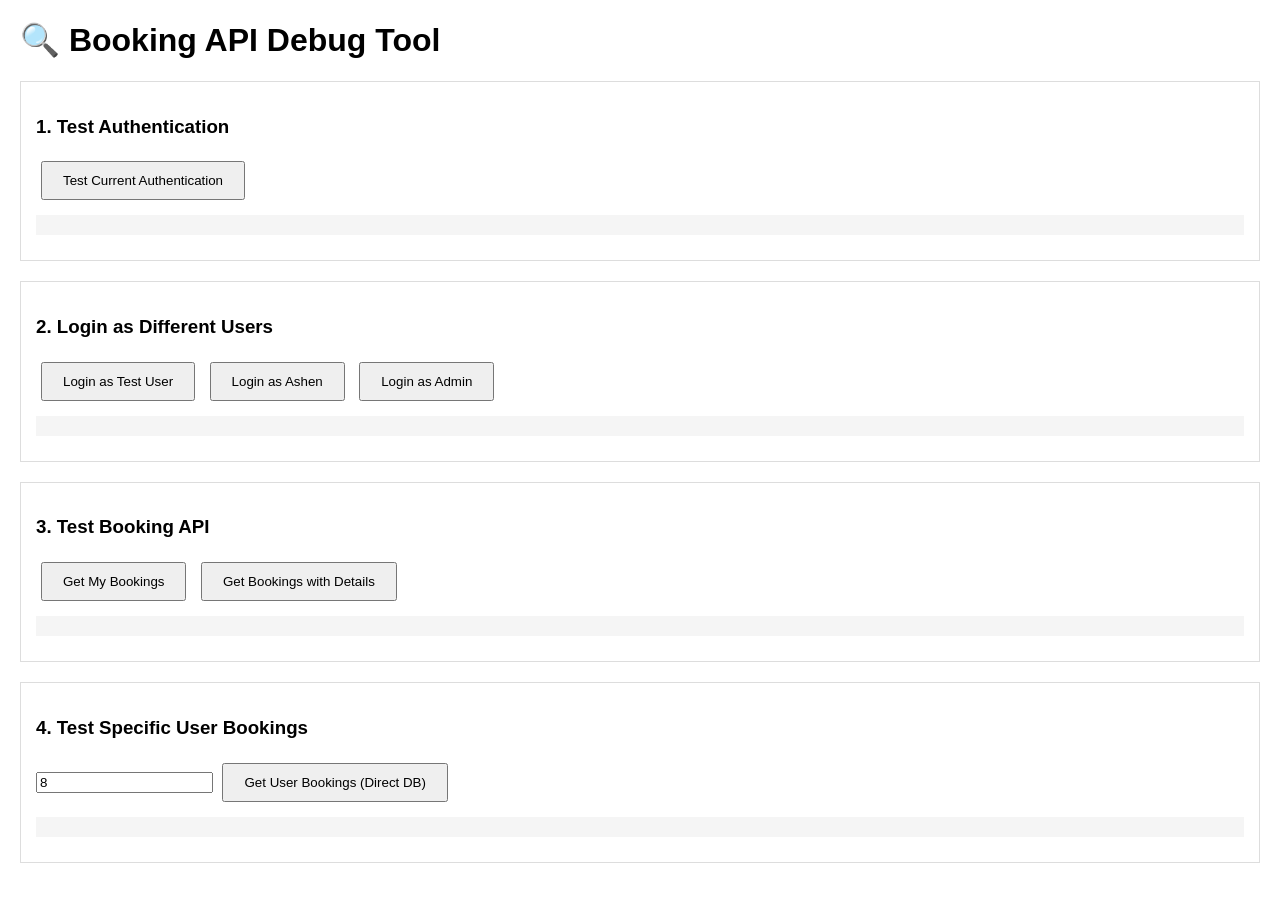
<file: booking-debug.html>
<!DOCTYPE html>
<html lang="en">
<head>
    <meta charset="UTF-8">
    <meta name="viewport" content="width=device-width, initial-scale=1.0">
    <title>Booking API Debug</title>
    <style>
        body { font-family: Arial, sans-serif; margin: 20px; }
        .section { margin: 20px 0; padding: 15px; border: 1px solid #ddd; }
        button { padding: 10px 20px; margin: 5px; }
        .output { background: #f5f5f5; padding: 10px; margin: 10px 0; white-space: pre-wrap; }
        .error { color: red; }
        .success { color: green; }
    </style>
</head>
<body>
    <h1>🔍 Booking API Debug Tool</h1>
    
    <div class="section">
        <h3>1. Test Authentication</h3>
        <button onclick="testAuth()">Test Current Authentication</button>
        <div id="authResult" class="output"></div>
    </div>
    
    <div class="section">
        <h3>2. Login as Different Users</h3>
        <button onclick="loginAs('test@example.com', 'password123')">Login as Test User</button>
        <button onclick="loginAs('ashen@gmail.com', 'password123')">Login as Ashen</button>
        <button onclick="loginAs('admin@example.com', 'admin123')">Login as Admin</button>
        <div id="loginResult" class="output"></div>
    </div>
    
    <div class="section">
        <h3>3. Test Booking API</h3>
        <button onclick="testBookingAPI()">Get My Bookings</button>
        <button onclick="testBookingAPIWithDetails()">Get Bookings with Details</button>
        <div id="bookingResult" class="output"></div>
    </div>
    
    <div class="section">
        <h3>4. Test Specific User Bookings</h3>
        <input type="number" id="userIdInput" placeholder="User ID" value="8">
        <button onclick="testUserBookings()">Get User Bookings (Direct DB)</button>
        <div id="userBookingResult" class="output"></div>
    </div>

    <script>
        const API_BASE = './src/api';
        
        function log(elementId, message, isError = false) {
            const element = document.getElementById(elementId);
            const className = isError ? 'error' : 'success';
            element.innerHTML += `<div class="${className}">${new Date().toLocaleTimeString()}: ${message}</div>`;
        }
        
        async function testAuth() {
            const authResult = document.getElementById('authResult');
            authResult.innerHTML = '';
            
            try {
                const token = localStorage.getItem('authToken');
                log('authResult', `Token in localStorage: ${token ? 'Found' : 'Not Found'}`);
                
                if (token) {
                    // Decode token to see user info
                    const payload = JSON.parse(atob(token.split('.')[1]));
                    log('authResult', `Token payload: ${JSON.stringify(payload, null, 2)}`);
                }
                
                // Test auth endpoint
                const response = await fetch(`${API_BASE}/auth/userApi.php?action=profile`, {
                    headers: {
                        'Authorization': `Bearer ${token}`,
                        'Content-Type': 'application/json'
                    }
                });
                
                const data = await response.json();
                log('authResult', `Auth test response: ${JSON.stringify(data, null, 2)}`);
                
            } catch (error) {
                log('authResult', `Error: ${error.message}`, true);
            }
        }
        
        async function loginAs(email, password) {
            const loginResult = document.getElementById('loginResult');
            loginResult.innerHTML = '';
            
            try {
                log('loginResult', `Attempting login as: ${email}`);
                
                const response = await fetch(`${API_BASE}/auth/userApi.php?action=login`, {
                    method: 'POST',
                    headers: {
                        'Content-Type': 'application/json'
                    },
                    body: JSON.stringify({ email, password })
                });
                
                const data = await response.json();
                log('loginResult', `Login response: ${JSON.stringify(data, null, 2)}`);
                
                if (data.success && data.token) {
                    localStorage.setItem('authToken', data.token);
                    log('loginResult', `✅ Login successful! Token saved.`);
                    
                    // Show user info
                    if (data.user) {
                        log('loginResult', `User ID: ${data.user.id}, Name: ${data.user.name}, Email: ${data.user.email}`);
                    }
                } else {
                    log('loginResult', `❌ Login failed: ${data.message}`, true);
                }
                
            } catch (error) {
                log('loginResult', `Error: ${error.message}`, true);
            }
        }
        
        async function testBookingAPI() {
            const bookingResult = document.getElementById('bookingResult');
            bookingResult.innerHTML = '';
            
            try {
                const token = localStorage.getItem('authToken');
                if (!token) {
                    log('bookingResult', '❌ No auth token found. Please login first.', true);
                    return;
                }
                
                log('bookingResult', 'Testing booking API...');
                
                const response = await fetch(`${API_BASE}/bookings/bookingApi.php?action=getUserBookings`, {
                    headers: {
                        'Authorization': `Bearer ${token}`,
                        'Content-Type': 'application/json'
                    }
                });
                
                log('bookingResult', `Response status: ${response.status}`);
                log('bookingResult', `Response headers: ${JSON.stringify([...response.headers.entries()])}`);
                
                const data = await response.json();
                log('bookingResult', `API response: ${JSON.stringify(data, null, 2)}`);
                
            } catch (error) {
                log('bookingResult', `Error: ${error.message}`, true);
            }
        }
        
        async function testBookingAPIWithDetails() {
            const bookingResult = document.getElementById('bookingResult');
            
            try {
                const token = localStorage.getItem('authToken');
                if (!token) {
                    log('bookingResult', '❌ No auth token found. Please login first.', true);
                    return;
                }
                
                log('bookingResult', 'Testing booking API with package details...');
                
                const response = await fetch(`${API_BASE}/bookings/bookingApi.php?action=getUserBookingsWithDetails`, {
                    headers: {
                        'Authorization': `Bearer ${token}`,
                        'Content-Type': 'application/json'
                    }
                });
                
                const data = await response.json();
                log('bookingResult', `API with details response: ${JSON.stringify(data, null, 2)}`);
                
            } catch (error) {
                log('bookingResult', `Error: ${error.message}`, true);
            }
        }
        
        async function testUserBookings() {
            const userBookingResult = document.getElementById('userBookingResult');
            userBookingResult.innerHTML = '';
            
            try {
                const userId = document.getElementById('userIdInput').value;
                log('userBookingResult', `Testing direct DB query for User ID: ${userId}`);
                
                const response = await fetch(`test-user-bookings.php?user_id=${userId}`);
                const text = await response.text();
                log('userBookingResult', text);
                
            } catch (error) {
                log('userBookingResult', `Error: ${error.message}`, true);
            }
        }
    </script>
</body>
</html>
</file>
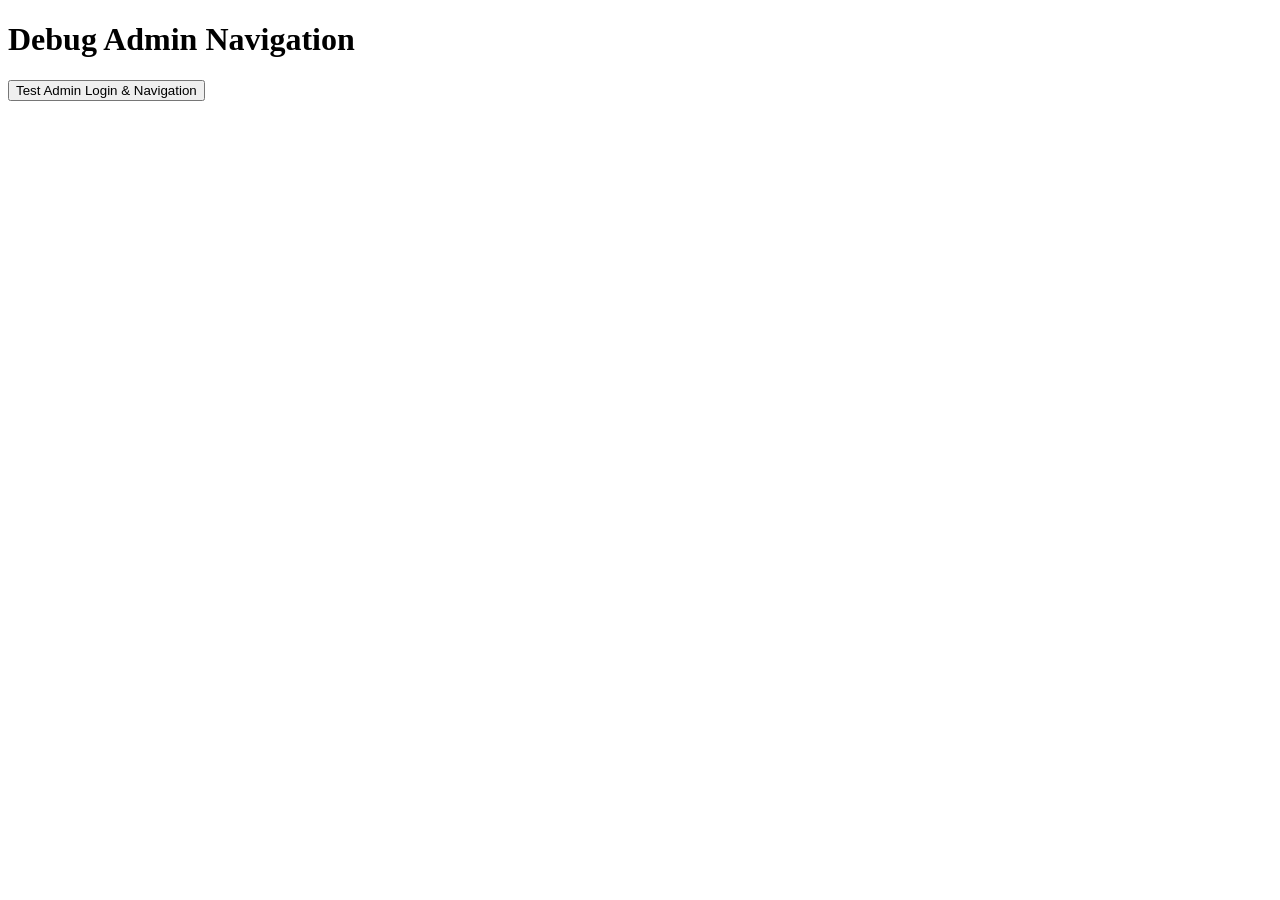
<file: debug_admin.html>
<!DOCTYPE html>
<html>
<head>
    <title>Debug Admin Navigation</title>
</head>
<body>
    <h1>Debug Admin Navigation</h1>
    <button onclick="testAdminLogin()">Test Admin Login & Navigation</button>
    <div id="output"></div>

    <script>
        async function testAdminLogin() {
            const output = document.getElementById('output');
            output.innerHTML = '<p>Testing admin login...</p>';
            
            try {
                // Login as admin
                const response = await fetch('src/api/auth/userApi.php', {
                    method: 'POST',
                    headers: {
                        'Content-Type': 'application/json'
                    },
                    body: JSON.stringify({
                        action: 'login',
                        email: 'admin@islandtrails.com',
                        password: 'admin123'
                    })
                });

                const data = await response.json();
                console.log('Login response:', data);
                
                if (data.status === 'success') {
                    localStorage.setItem('token', data.token);
                    localStorage.setItem('user', JSON.stringify(data.user));
                    
                    output.innerHTML += '<p>✅ Login successful!</p>';
                    output.innerHTML += '<p>User: ' + JSON.stringify(data.user) + '</p>';
                    
                    // Now redirect to main page
                    setTimeout(() => {
                        window.location.href = 'index.php#admin-dashboard';
                    }, 2000);
                    
                } else {
                    output.innerHTML += '<p>❌ Login failed: ' + data.message + '</p>';
                }
            } catch (error) {
                output.innerHTML += '<p>❌ Error: ' + error.message + '</p>';
            }
        }
    </script>
</body>
</html>
</file>
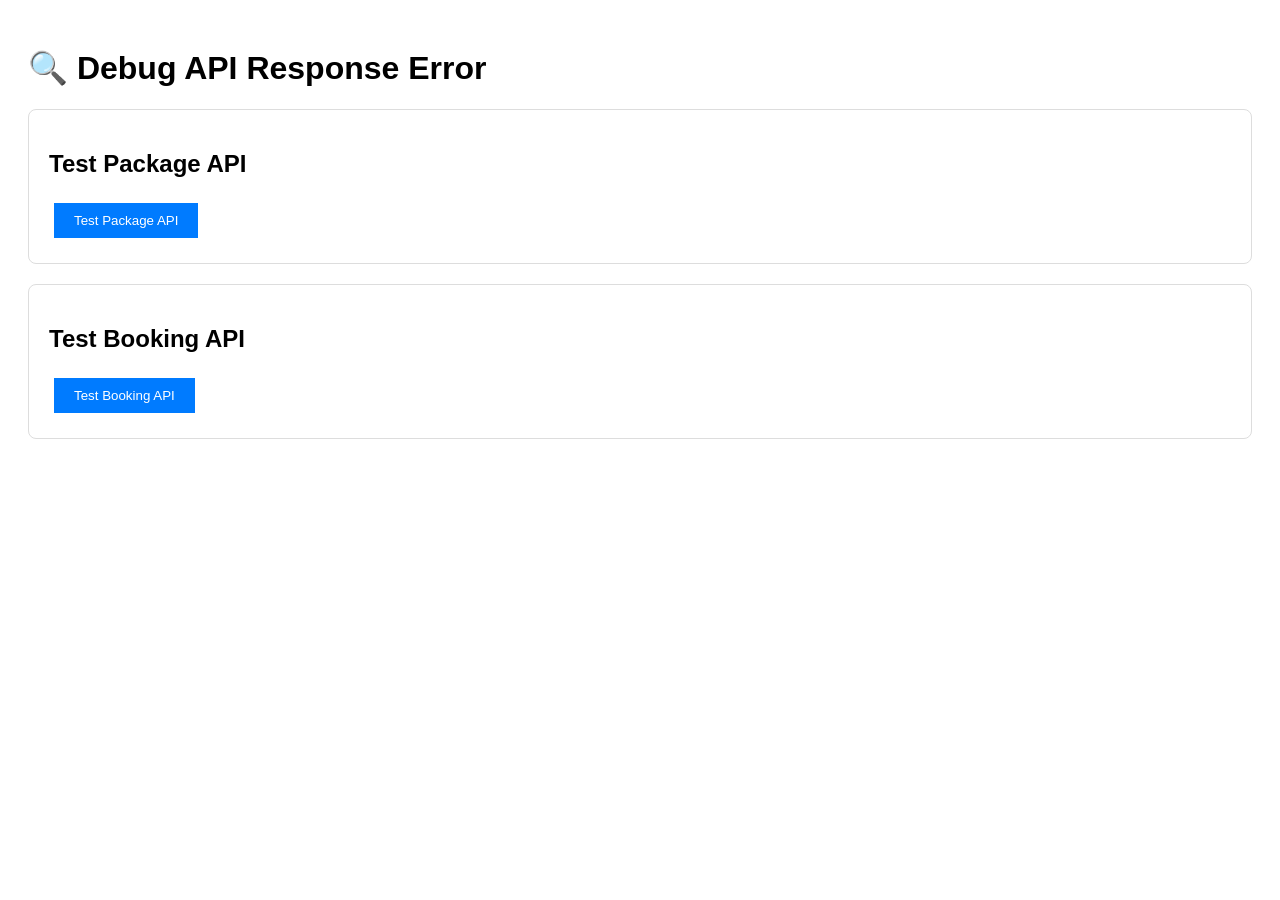
<file: debug_api_error.html>
<!DOCTYPE html>
<html lang="en">
<head>
    <meta charset="UTF-8">
    <meta name="viewport" content="width=device-width, initial-scale=1.0">
    <title>Debug API Responses</title>
    <style>
        body { font-family: Arial, sans-serif; padding: 20px; }
        .test-section { margin: 20px 0; padding: 20px; border: 1px solid #ddd; border-radius: 8px; }
        .result { margin: 10px 0; padding: 10px; border-radius: 5px; white-space: pre-wrap; }
        .error { background: #f8d7da; color: #721c24; }
        .success { background: #d4edda; color: #155724; }
        .info { background: #d1ecf1; color: #0c5460; }
        button { padding: 10px 20px; margin: 5px; background: #007bff; color: white; border: none; cursor: pointer; }
    </style>
</head>
<body>
    <h1>🔍 Debug API Response Error</h1>
    
    <div class="test-section">
        <h2>Test Package API</h2>
        <button onclick="testPackageAPI()">Test Package API</button>
        <div id="package-result"></div>
    </div>

    <div class="test-section">
        <h2>Test Booking API</h2>
        <button onclick="testBookingAPI()">Test Booking API</button>
        <div id="booking-result"></div>
    </div>

    <script>
        async function testPackageAPI() {
            const resultDiv = document.getElementById('package-result');
            resultDiv.innerHTML = '<div class="info">Testing package API...</div>';
            
            try {
                console.log('🔍 Testing package API...');
                
                const response = await fetch('src/api/packages/packageApi.php');
                
                console.log('Response status:', response.status);
                console.log('Response headers:', [...response.headers.entries()]);
                
                const responseText = await response.text();
                console.log('Raw response:', responseText);
                
                resultDiv.innerHTML = `<div class="info">
HTTP Status: ${response.status}
Content-Type: ${response.headers.get('content-type')}

Raw Response:
${responseText}</div>`;

                // Try to parse as JSON
                try {
                    const data = JSON.parse(responseText);
                    resultDiv.innerHTML += `<div class="success">
✅ Valid JSON Response:
${JSON.stringify(data, null, 2)}</div>`;
                } catch (parseError) {
                    resultDiv.innerHTML += `<div class="error">
❌ JSON Parse Error: ${parseError.message}

This is the source of your "Unexpected token '<'" error!</div>`;
                }
                
            } catch (error) {
                resultDiv.innerHTML = `<div class="error">❌ Network Error: ${error.message}</div>`;
            }
        }

        async function testBookingAPI() {
            const resultDiv = document.getElementById('booking-result');
            resultDiv.innerHTML = '<div class="info">Testing booking API...</div>';
            
            try {
                console.log('🔍 Testing booking API...');
                
                const response = await fetch('src/api/bookings/bookingApi.php', {
                    method: 'POST',
                    headers: {
                        'Content-Type': 'application/json'
                    },
                    body: JSON.stringify({ action: 'get_user_bookings' })
                });
                
                console.log('Response status:', response.status);
                console.log('Response headers:', [...response.headers.entries()]);
                
                const responseText = await response.text();
                console.log('Raw response:', responseText);
                
                resultDiv.innerHTML = `<div class="info">
HTTP Status: ${response.status}
Content-Type: ${response.headers.get('content-type')}

Raw Response:
${responseText}</div>`;

                // Try to parse as JSON
                try {
                    const data = JSON.parse(responseText);
                    resultDiv.innerHTML += `<div class="success">
✅ Valid JSON Response:
${JSON.stringify(data, null, 2)}</div>`;
                } catch (parseError) {
                    resultDiv.innerHTML += `<div class="error">
❌ JSON Parse Error: ${parseError.message}

This is the source of your "Unexpected token '<'" error!</div>`;
                }
                
            } catch (error) {
                resultDiv.innerHTML = `<div class="error">❌ Network Error: ${error.message}</div>`;
            }
        }
    </script>
</body>
</html>
</file>
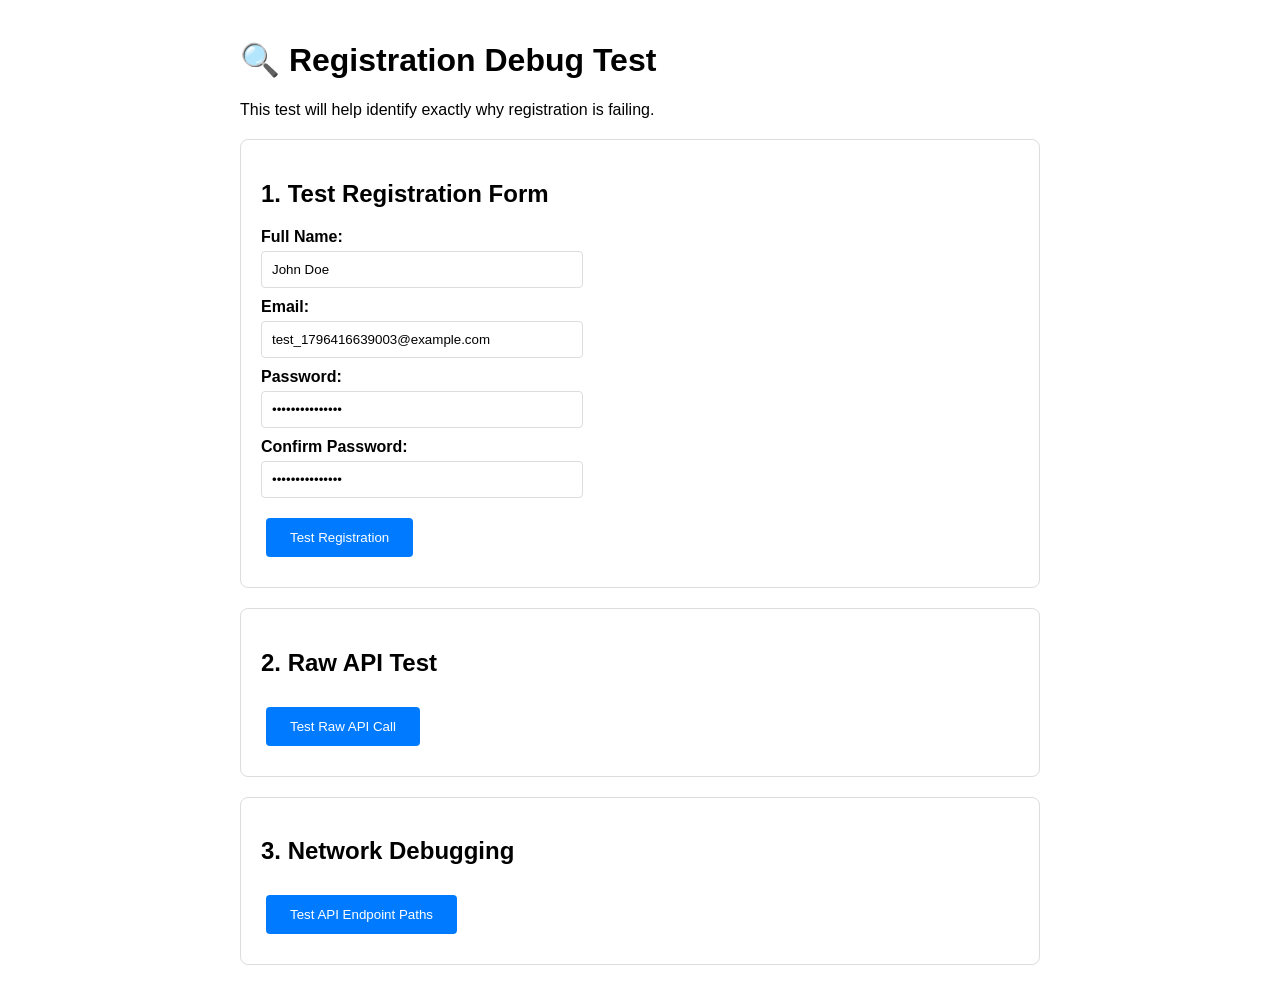
<file: debug_registration.html>
<!DOCTYPE html>
<html lang="en">
<head>
    <meta charset="UTF-8">
    <meta name="viewport" content="width=device-width, initial-scale=1.0">
    <title>Registration Debug Test</title>
    <style>
        body { font-family: Arial, sans-serif; padding: 20px; max-width: 800px; margin: 0 auto; }
        .test-section { margin: 20px 0; padding: 20px; border: 1px solid #ddd; border-radius: 8px; }
        .form-group { margin: 10px 0; }
        label { display: block; margin-bottom: 5px; font-weight: bold; }
        input { padding: 10px; width: 100%; max-width: 300px; border: 1px solid #ddd; border-radius: 4px; }
        button { padding: 12px 24px; background: #007bff; color: white; border: none; border-radius: 4px; cursor: pointer; margin: 10px 5px; }
        button:hover { background: #0056b3; }
        .result { margin: 15px 0; padding: 15px; border-radius: 5px; white-space: pre-wrap; }
        .success { background: #d4edda; color: #155724; border: 1px solid #c3e6cb; }
        .error { background: #f8d7da; color: #721c24; border: 1px solid #f5c6cb; }
        .info { background: #d1ecf1; color: #0c5460; border: 1px solid #bee5eb; }
        .debug { background: #f8f9fa; border: 1px solid #dee2e6; font-family: monospace; font-size: 12px; }
    </style>
</head>
<body>
    <h1>🔍 Registration Debug Test</h1>
    <p>This test will help identify exactly why registration is failing.</p>

    <div class="test-section">
        <h2>1. Test Registration Form</h2>
        <form id="test-registration-form">
            <div class="form-group">
                <label for="name">Full Name:</label>
                <input type="text" id="name" name="name" value="John Doe" required>
            </div>
            <div class="form-group">
                <label for="email">Email:</label>
                <input type="email" id="email" name="email" value="" required>
            </div>
            <div class="form-group">
                <label for="password">Password:</label>
                <input type="password" id="password" name="password" value="TestPassword123" required>
            </div>
            <div class="form-group">
                <label for="confirm_password">Confirm Password:</label>
                <input type="password" id="confirm_password" name="confirm_password" value="TestPassword123" required>
            </div>
            <button type="submit">Test Registration</button>
        </form>
        <div id="registration-result"></div>
    </div>

    <div class="test-section">
        <h2>2. Raw API Test</h2>
        <button onclick="testRawAPI()">Test Raw API Call</button>
        <div id="raw-api-result"></div>
    </div>

    <div class="test-section">
        <h2>3. Network Debugging</h2>
        <button onclick="testNetworkPaths()">Test API Endpoint Paths</button>
        <div id="network-result"></div>
    </div>

    <script>
        // Generate unique email
        document.getElementById('email').value = 'test_' + Date.now() + '@example.com';

        // Test 1: Form submission (simulating real user interaction)
        document.getElementById('test-registration-form').addEventListener('submit', async function(e) {
            e.preventDefault();
            
            const resultDiv = document.getElementById('registration-result');
            resultDiv.innerHTML = '<div class="info">Testing registration form submission...</div>';
            
            try {
                const formData = new FormData(e.target);
                const registerData = {
                    name: formData.get('name'),
                    email: formData.get('email'),
                    password: formData.get('password')
                };

                // Validate password confirmation
                const confirmPassword = formData.get('confirm_password');
                if (registerData.password !== confirmPassword) {
                    throw new Error('Passwords do not match');
                }

                console.log('🔍 Registration attempt with data:', registerData);

                const response = await fetch('src/api/auth/userApi.php', {
                    method: 'POST',
                    headers: {
                        'Content-Type': 'application/json'
                    },
                    body: JSON.stringify({ action: 'register', ...registerData })
                });

                console.log('📡 Response status:', response.status);
                console.log('📡 Response headers:', [...response.headers.entries()]);

                const responseText = await response.text();
                console.log('📡 Raw response:', responseText);

                let data;
                try {
                    data = JSON.parse(responseText);
                } catch (parseError) {
                    throw new Error(`JSON Parse Error: ${parseError.message}\nRaw response: ${responseText}`);
                }

                if (data.status === 'success') {
                    resultDiv.innerHTML = `<div class="success">✅ Registration successful!
Message: ${data.message}
Email: ${registerData.email}</div>`;
                } else {
                    resultDiv.innerHTML = `<div class="error">❌ Registration failed!
Status: ${data.status}
Message: ${data.message}</div>`;
                }

                resultDiv.innerHTML += `<div class="debug">Debug Info:
Request URL: src/api/auth/userApi.php
Request Method: POST
Request Headers: Content-Type: application/json
Request Body: ${JSON.stringify({ action: 'register', ...registerData }, null, 2)}

Response Status: ${response.status}
Response Body: ${responseText}</div>`;

            } catch (error) {
                console.error('❌ Registration error:', error);
                resultDiv.innerHTML = `<div class="error">❌ Error: ${error.message}</div>`;
            }
        });

        // Test 2: Raw API call
        async function testRawAPI() {
            const resultDiv = document.getElementById('raw-api-result');
            resultDiv.innerHTML = '<div class="info">Testing raw API call...</div>';

            const testData = {
                action: 'register',
                name: 'Raw API Test',
                email: 'raw_test_' + Date.now() + '@example.com',
                password: 'TestPassword123'
            };

            try {
                const response = await fetch('src/api/auth/userApi.php', {
                    method: 'POST',
                    headers: {
                        'Content-Type': 'application/json'
                    },
                    body: JSON.stringify(testData)
                });

                const responseText = await response.text();
                let data;
                
                try {
                    data = JSON.parse(responseText);
                    resultDiv.innerHTML = `<div class="success">✅ Raw API call successful!
Response: ${JSON.stringify(data, null, 2)}</div>`;
                } catch (parseError) {
                    resultDiv.innerHTML = `<div class="error">❌ JSON Parse Error!
Error: ${parseError.message}
Raw Response: ${responseText}</div>`;
                }

            } catch (error) {
                resultDiv.innerHTML = `<div class="error">❌ Network Error: ${error.message}</div>`;
            }
        }

        // Test 3: Network path testing
        async function testNetworkPaths() {
            const resultDiv = document.getElementById('network-result');
            resultDiv.innerHTML = '<div class="info">Testing API endpoint paths...</div>';

            const paths = [
                'src/api/auth/userApi.php',
                './src/api/auth/userApi.php',
                '/WAD/island-trails/src/api/auth/userApi.php',
                'http://localhost/WAD/island-trails/src/api/auth/userApi.php'
            ];

            let results = '';

            for (const path of paths) {
                try {
                    const response = await fetch(path, {
                        method: 'POST',
                        headers: { 'Content-Type': 'application/json' },
                        body: JSON.stringify({ action: 'register', name: 'Path Test', email: 'pathtest@example.com', password: 'test123' })
                    });

                    results += `✅ ${path}: ${response.status} ${response.statusText}\n`;
                } catch (error) {
                    results += `❌ ${path}: ${error.message}\n`;
                }
            }

            resultDiv.innerHTML = `<div class="debug">Path Test Results:
${results}</div>`;
        }
    </script>
</body>
</html>
</file>
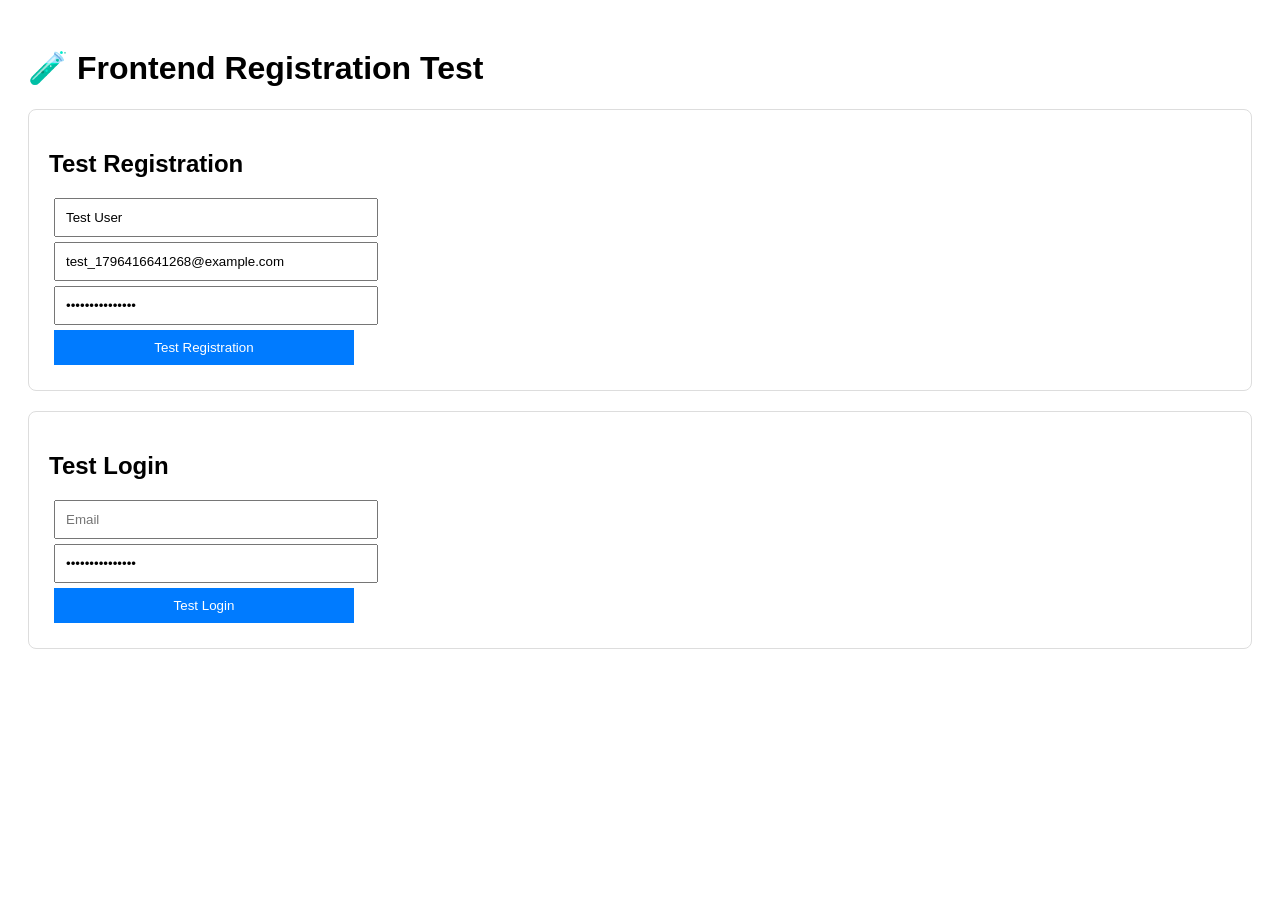
<file: frontend_test.html>
<!DOCTYPE html>
<html lang="en">
<head>
    <meta charset="UTF-8">
    <meta name="viewport" content="width=device-width, initial-scale=1.0">
    <title>Quick Registration Test</title>
    <style>
        body { font-family: Arial, sans-serif; padding: 20px; }
        .test-form { margin: 20px 0; padding: 20px; border: 1px solid #ddd; border-radius: 8px; }
        input, button { padding: 10px; margin: 5px; display: block; width: 300px; }
        button { background: #007bff; color: white; border: none; cursor: pointer; }
        .result { margin: 10px 0; padding: 10px; border-radius: 5px; }
        .success { background: #d4edda; color: #155724; }
        .error { background: #f8d7da; color: #721c24; }
    </style>
</head>
<body>
    <h1>🧪 Frontend Registration Test</h1>
    
    <div class="test-form">
        <h2>Test Registration</h2>
        <input type="text" id="name" placeholder="Full Name" value="Test User">
        <input type="email" id="email" placeholder="Email" value="">
        <input type="password" id="password" placeholder="Password" value="TestPassword123">
        <button onclick="testRegistration()">Test Registration</button>
        <div id="reg-result"></div>
    </div>

    <div class="test-form">
        <h2>Test Login</h2>
        <input type="email" id="login-email" placeholder="Email">
        <input type="password" id="login-password" placeholder="Password" value="TestPassword123">
        <button onclick="testLogin()">Test Login</button>
        <div id="login-result"></div>
    </div>

    <script>
        // Generate unique email for testing
        document.getElementById('email').value = 'test_' + Date.now() + '@example.com';
        
        async function testRegistration() {
            const resultDiv = document.getElementById('reg-result');
            resultDiv.innerHTML = 'Testing registration...';
            
            const data = {
                action: 'register',
                name: document.getElementById('name').value,
                email: document.getElementById('email').value,
                password: document.getElementById('password').value
            };
            
            try {
                const response = await fetch('src/api/auth/userApi.php', {
                    method: 'POST',
                    headers: {
                        'Content-Type': 'application/json'
                    },
                    body: JSON.stringify(data)
                });
                
                const result = await response.json();
                
                if (result.status === 'success') {
                    resultDiv.className = 'result success';
                    resultDiv.innerHTML = '✅ Registration successful!';
                    
                    // Update login form
                    document.getElementById('login-email').value = data.email;
                } else {
                    resultDiv.className = 'result error';
                    resultDiv.innerHTML = '❌ Registration failed: ' + result.message;
                }
            } catch (error) {
                resultDiv.className = 'result error';
                resultDiv.innerHTML = '❌ Error: ' + error.message;
            }
        }
        
        async function testLogin() {
            const resultDiv = document.getElementById('login-result');
            resultDiv.innerHTML = 'Testing login...';
            
            const data = {
                action: 'login',
                email: document.getElementById('login-email').value,
                password: document.getElementById('login-password').value
            };
            
            try {
                const response = await fetch('src/api/auth/userApi.php', {
                    method: 'POST',
                    headers: {
                        'Content-Type': 'application/json'
                    },
                    body: JSON.stringify(data)
                });
                
                const result = await response.json();
                
                if (result.status === 'success') {
                    resultDiv.className = 'result success';
                    resultDiv.innerHTML = '✅ Login successful! Token: ' + (result.token ? 'Generated' : 'Missing');
                } else {
                    resultDiv.className = 'result error';
                    resultDiv.innerHTML = '❌ Login failed: ' + result.message;
                }
            } catch (error) {
                resultDiv.className = 'result error';
                resultDiv.innerHTML = '❌ Error: ' + error.message;
            }
        }
    </script>
</body>
</html>
</file>
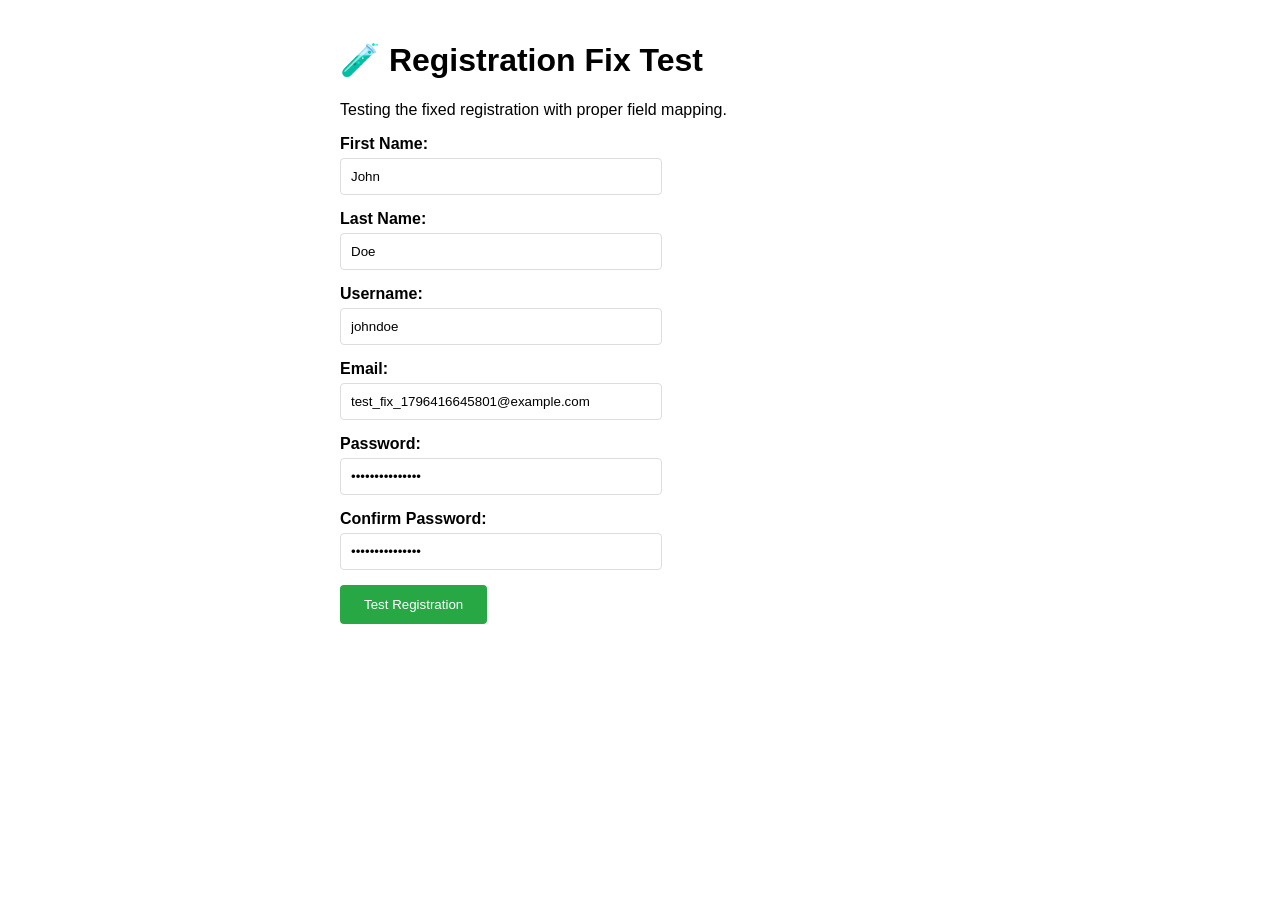
<file: test_registration_fix.html>
<!DOCTYPE html>
<html lang="en">
<head>
    <meta charset="UTF-8">
    <meta name="viewport" content="width=device-width, initial-scale=1.0">
    <title>Registration Fix Test</title>
    <style>
        body { font-family: Arial, sans-serif; padding: 20px; max-width: 600px; margin: 0 auto; }
        .form-group { margin: 15px 0; }
        label { display: block; margin-bottom: 5px; font-weight: bold; }
        input { padding: 10px; width: 100%; max-width: 300px; border: 1px solid #ddd; border-radius: 4px; }
        button { padding: 12px 24px; background: #28a745; color: white; border: none; border-radius: 4px; cursor: pointer; }
        .result { margin: 20px 0; padding: 15px; border-radius: 5px; }
        .success { background: #d4edda; color: #155724; border: 1px solid #c3e6cb; }
        .error { background: #f8d7da; color: #721c24; border: 1px solid #f5c6cb; }
    </style>
</head>
<body>
    <h1>🧪 Registration Fix Test</h1>
    <p>Testing the fixed registration with proper field mapping.</p>

    <form id="test-form">
        <div class="form-group">
            <label for="first_name">First Name:</label>
            <input type="text" id="first_name" name="first_name" value="John" required>
        </div>
        <div class="form-group">
            <label for="last_name">Last Name:</label>
            <input type="text" id="last_name" name="last_name" value="Doe" required>
        </div>
        <div class="form-group">
            <label for="username">Username:</label>
            <input type="text" id="username" name="username" value="johndoe" required>
        </div>
        <div class="form-group">
            <label for="email">Email:</label>
            <input type="email" id="email" name="email" value="" required>
        </div>
        <div class="form-group">
            <label for="password">Password:</label>
            <input type="password" id="password" name="password" value="TestPassword123" required>
        </div>
        <div class="form-group">
            <label for="confirm_password">Confirm Password:</label>
            <input type="password" id="confirm_password" name="confirm_password" value="TestPassword123" required>
        </div>
        <button type="submit">Test Registration</button>
    </form>

    <div id="result"></div>

    <script>
        // Generate unique email
        document.getElementById('email').value = 'test_fix_' + Date.now() + '@example.com';

        document.getElementById('test-form').addEventListener('submit', async function(e) {
            e.preventDefault();
            
            const resultDiv = document.getElementById('result');
            resultDiv.innerHTML = '<div style="padding: 10px; background: #e2e3e5;">Testing registration...</div>';
            
            try {
                const formData = new FormData(e.target);
                
                // Use the same logic as the fixed frontend
                const registerData = {
                    name: `${formData.get('first_name')} ${formData.get('last_name')}`.trim(),
                    email: formData.get('email'),
                    password: formData.get('password')
                };

                console.log('📤 Sending registration data:', registerData);

                const response = await fetch('src/api/auth/userApi.php', {
                    method: 'POST',
                    headers: {
                        'Content-Type': 'application/json'
                    },
                    body: JSON.stringify({ action: 'register', ...registerData })
                });

                const responseText = await response.text();
                console.log('📥 Raw response:', responseText);

                const data = JSON.parse(responseText);
                console.log('📥 Parsed response:', data);

                if (data.status === 'success') {
                    resultDiv.innerHTML = `<div class="result success">
                        ✅ Registration Successful!<br>
                        Name: ${registerData.name}<br>
                        Email: ${registerData.email}<br>
                        Message: ${data.message}
                    </div>`;
                } else {
                    resultDiv.innerHTML = `<div class="result error">
                        ❌ Registration Failed!<br>
                        Message: ${data.message}
                    </div>`;
                }

            } catch (error) {
                console.error('❌ Error:', error);
                resultDiv.innerHTML = `<div class="result error">❌ Error: ${error.message}</div>`;
            }
        });
    </script>
</body>
</html>
</file>
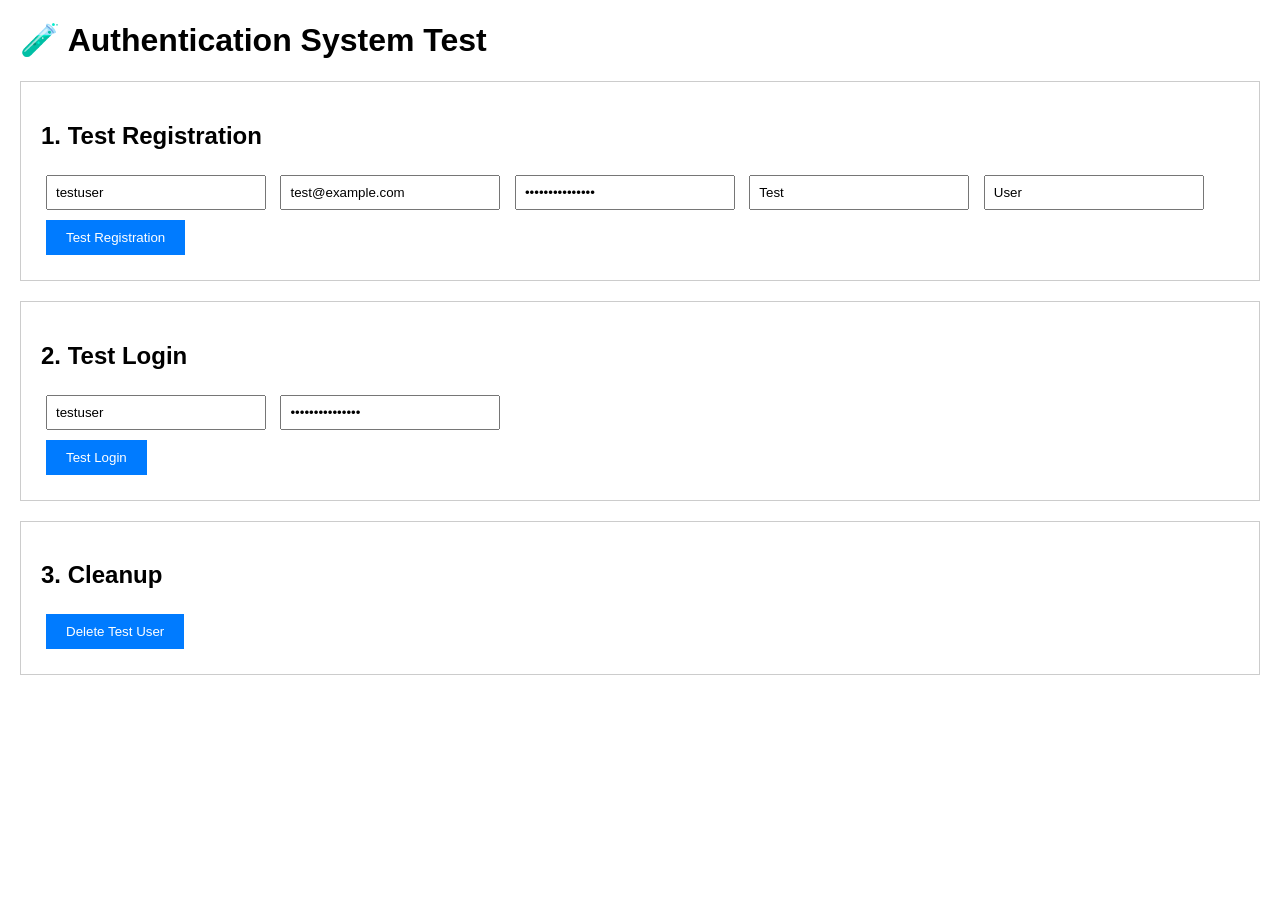
<file: test_ui.html>
<!DOCTYPE html>
<html lang="en">
<head>
    <meta charset="UTF-8">
    <meta name="viewport" content="width=device-width, initial-scale=1.0">
    <title>Authentication Test</title>
    <style>
        body { font-family: Arial, sans-serif; margin: 20px; }
        .test-section { margin: 20px 0; padding: 20px; border: 1px solid #ccc; }
        .result { margin: 10px 0; padding: 10px; border-radius: 5px; }
        .success { background-color: #d4edda; color: #155724; border: 1px solid #c3e6cb; }
        .error { background-color: #f8d7da; color: #721c24; border: 1px solid #f5c6cb; }
        button { padding: 10px 20px; margin: 5px; background: #007bff; color: white; border: none; cursor: pointer; }
        input { padding: 8px; margin: 5px; width: 200px; }
    </style>
</head>
<body>
    <h1>🧪 Authentication System Test</h1>

    <div class="test-section">
        <h2>1. Test Registration</h2>
        <div>
            <input type="text" id="reg-username" placeholder="Username" value="testuser">
            <input type="email" id="reg-email" placeholder="Email" value="test@example.com">
            <input type="password" id="reg-password" placeholder="Password" value="TestPassword123">
            <input type="text" id="reg-firstname" placeholder="First Name" value="Test">
            <input type="text" id="reg-lastname" placeholder="Last Name" value="User">
        </div>
        <button onclick="testRegistration()">Test Registration</button>
        <div id="reg-result" class="result" style="display: none;"></div>
    </div>

    <div class="test-section">
        <h2>2. Test Login</h2>
        <div>
            <input type="text" id="login-username" placeholder="Username or Email" value="testuser">
            <input type="password" id="login-password" placeholder="Password" value="TestPassword123">
        </div>
        <button onclick="testLogin()">Test Login</button>
        <div id="login-result" class="result" style="display: none;"></div>
    </div>

    <div class="test-section">
        <h2>3. Cleanup</h2>
        <button onclick="cleanupTest()">Delete Test User</button>
        <div id="cleanup-result" class="result" style="display: none;"></div>
    </div>

    <script>
        let testUserId = null;
        let authToken = null;

        async function testRegistration() {
            const resultDiv = document.getElementById('reg-result');
            resultDiv.style.display = 'block';
            resultDiv.innerHTML = 'Testing registration...';

            const data = {
                action: 'register',
                username: document.getElementById('reg-username').value + '_' + Date.now(),
                email: 'test_' + Date.now() + '@example.com',
                password: document.getElementById('reg-password').value,
                first_name: document.getElementById('reg-firstname').value,
                last_name: document.getElementById('reg-lastname').value
            };

            try {
                const response = await fetch('src/api/auth/userApi.php', {
                    method: 'POST',
                    headers: {
                        'Content-Type': 'application/json'
                    },
                    body: JSON.stringify(data)
                });

                const result = await response.json();
                
                if (result.success) {
                    resultDiv.className = 'result success';
                    resultDiv.innerHTML = `✅ Registration successful!<br>Message: ${result.message}`;
                    
                    // Update login fields with registered data
                    document.getElementById('login-username').value = data.username;
                    document.getElementById('login-password').value = data.password;
                } else {
                    resultDiv.className = 'result error';
                    resultDiv.innerHTML = `❌ Registration failed: ${result.message}`;
                }
            } catch (error) {
                resultDiv.className = 'result error';
                resultDiv.innerHTML = `❌ Error: ${error.message}`;
            }
        }

        async function testLogin() {
            const resultDiv = document.getElementById('login-result');
            resultDiv.style.display = 'block';
            resultDiv.innerHTML = 'Testing login...';

            const data = {
                action: 'login',
                username: document.getElementById('login-username').value,
                password: document.getElementById('login-password').value
            };

            try {
                const response = await fetch('src/api/auth/userApi.php', {
                    method: 'POST',
                    headers: {
                        'Content-Type': 'application/json'
                    },
                    body: JSON.stringify(data)
                });

                const result = await response.json();
                
                if (result.success) {
                    resultDiv.className = 'result success';
                    resultDiv.innerHTML = `✅ Login successful!<br>
                                         User: ${result.user.first_name} ${result.user.last_name}<br>
                                         Email: ${result.user.email}<br>
                                         Role: ${result.user.role}<br>
                                         Token: ${result.token ? 'Generated' : 'Not generated'}`;
                    
                    testUserId = result.user.id;
                    authToken = result.token;
                } else {
                    resultDiv.className = 'result error';
                    resultDiv.innerHTML = `❌ Login failed: ${result.message}`;
                }
            } catch (error) {
                resultDiv.className = 'result error';
                resultDiv.innerHTML = `❌ Error: ${error.message}`;
            }
        }

        async function cleanupTest() {
            const resultDiv = document.getElementById('cleanup-result');
            resultDiv.style.display = 'block';
            
            if (!testUserId) {
                resultDiv.className = 'result error';
                resultDiv.innerHTML = '❌ No test user to cleanup. Please run login test first.';
                return;
            }

            resultDiv.innerHTML = 'Cleaning up test user...';

            try {
                // Call cleanup script
                const response = await fetch('cleanup_test.php');
                const result = await response.text();
                
                resultDiv.className = 'result success';
                resultDiv.innerHTML = `✅ Cleanup completed:<br><pre>${result}</pre>`;
                
                testUserId = null;
                authToken = null;
            } catch (error) {
                resultDiv.className = 'result error';
                resultDiv.innerHTML = `❌ Cleanup error: ${error.message}`;
            }
        }
    </script>
</body>
</html>
</file>
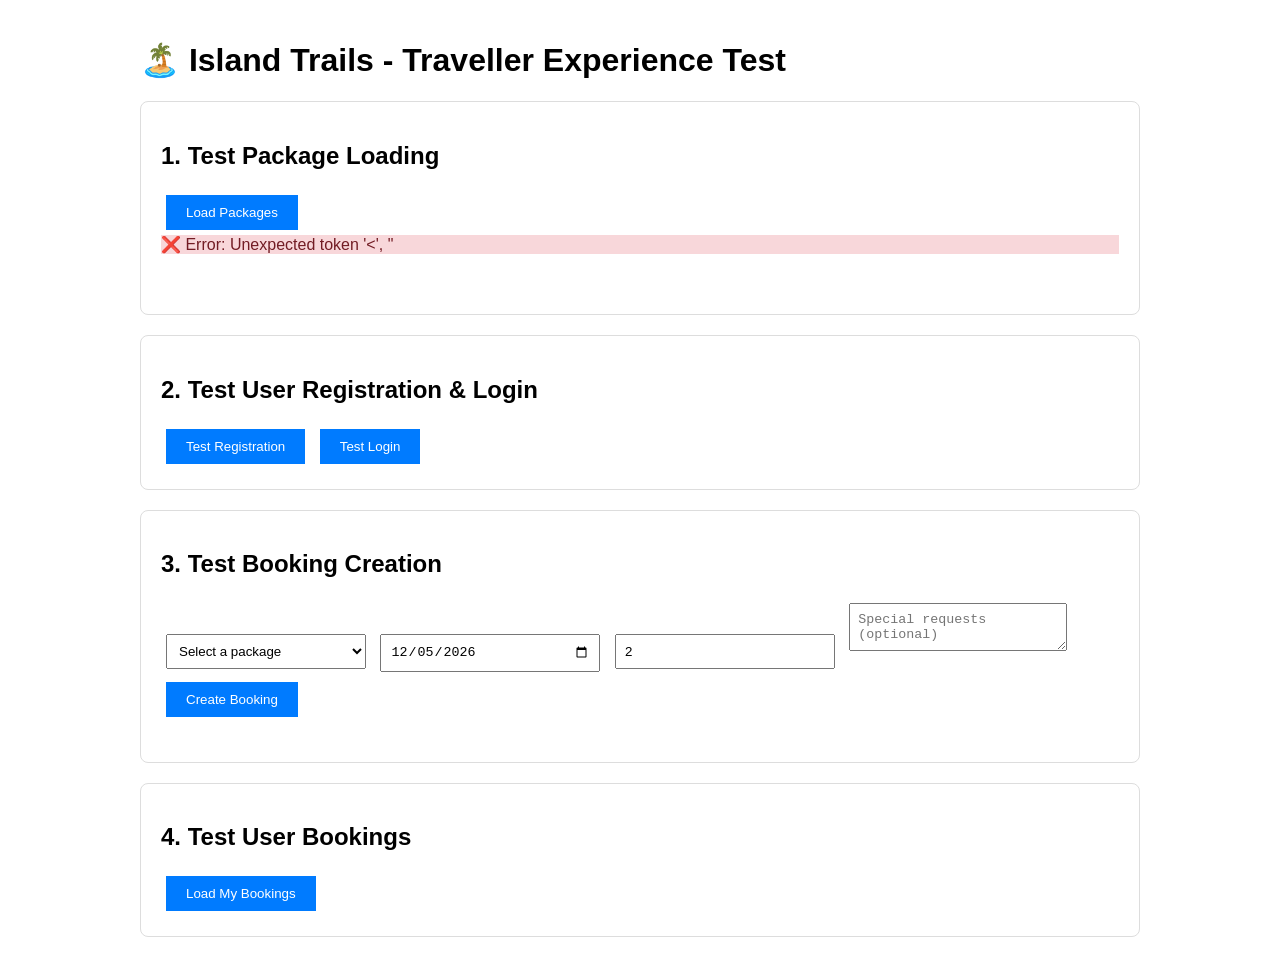
<file: traveller_test.html>
<!DOCTYPE html>
<html lang="en">
<head>
    <meta charset="UTF-8">
    <meta name="viewport" content="width=device-width, initial-scale=1.0">
    <title>Traveller Experience Test</title>
    <style>
        body { font-family: Arial, sans-serif; padding: 20px; max-width: 1000px; margin: 0 auto; }
        .test-section { margin: 20px 0; padding: 20px; border: 1px solid #ddd; border-radius: 8px; }
        .result { margin: 10px 0; padding: 10px; border-radius: 5px; }
        .success { background: #d4edda; color: #155724; }
        .error { background: #f8d7da; color: #721c24; }
        .info { background: #d1ecf1; color: #0c5460; }
        button { padding: 10px 20px; margin: 5px; background: #007bff; color: white; border: none; cursor: pointer; }
        .package-grid { display: grid; grid-template-columns: repeat(auto-fit, minmax(300px, 1fr)); gap: 20px; margin: 20px 0; }
        .package-card { border: 1px solid #ddd; padding: 15px; border-radius: 8px; }
        .booking-form { margin: 20px 0; }
        .booking-form input, .booking-form select, .booking-form textarea { padding: 8px; margin: 5px; width: 200px; }
    </style>
</head>
<body>
    <h1>🏝️ Island Trails - Traveller Experience Test</h1>
    
    <div class="test-section">
        <h2>1. Test Package Loading</h2>
        <button onclick="testPackages()">Load Packages</button>
        <div id="packages-result"></div>
        <div id="packages-display" class="package-grid"></div>
    </div>

    <div class="test-section">
        <h2>2. Test User Registration & Login</h2>
        <button onclick="testRegistration()">Test Registration</button>
        <button onclick="testLogin()">Test Login</button>
        <div id="auth-result"></div>
    </div>

    <div class="test-section">
        <h2>3. Test Booking Creation</h2>
        <div class="booking-form">
            <select id="package-select">
                <option value="">Select a package</option>
            </select>
            <input type="date" id="booking-date" value="">
            <input type="number" id="num-people" placeholder="Number of people" value="2" min="1">
            <textarea id="special-requests" placeholder="Special requests (optional)"></textarea>
            <br>
            <button onclick="testBooking()">Create Booking</button>
        </div>
        <div id="booking-result"></div>
    </div>

    <div class="test-section">
        <h2>4. Test User Bookings</h2>
        <button onclick="testUserBookings()">Load My Bookings</button>
        <div id="user-bookings-result"></div>
    </div>

    <script>
        let testUser = null;
        let testToken = null;
        let availablePackages = [];

        // Set default date to tomorrow
        document.getElementById('booking-date').value = new Date(Date.now() + 86400000).toISOString().split('T')[0];

        async function testPackages() {
            const resultDiv = document.getElementById('packages-result');
            const displayDiv = document.getElementById('packages-display');
            resultDiv.innerHTML = '<div class="info">Loading packages...</div>';
            
            try {
                const response = await fetch('src/api/packages/packageApi.php');
                const data = await response.json();
                
                if (data.status === 'success') {
                    availablePackages = data.data;
                    resultDiv.innerHTML = `<div class="success">✅ Loaded ${availablePackages.length} packages successfully!</div>`;
                    
                    // Display packages
                    displayDiv.innerHTML = availablePackages.map(pkg => `
                        <div class="package-card">
                            <h3>${pkg.title}</h3>
                            <p><strong>Location:</strong> ${pkg.location}</p>
                            <p><strong>Price:</strong> $${pkg.price}</p>
                            <p><strong>Duration:</strong> ${pkg.duration}</p>
                            <p>${pkg.description}</p>
                        </div>
                    `).join('');
                    
                    // Populate package selector
                    const select = document.getElementById('package-select');
                    select.innerHTML = '<option value="">Select a package</option>' + 
                        availablePackages.map(pkg => `<option value="${pkg.id}">${pkg.title} - $${pkg.price}</option>`).join('');
                    
                } else {
                    resultDiv.innerHTML = `<div class="error">❌ Failed to load packages: ${data.message}</div>`;
                }
            } catch (error) {
                resultDiv.innerHTML = `<div class="error">❌ Error: ${error.message}</div>`;
            }
        }

        async function testRegistration() {
            const resultDiv = document.getElementById('auth-result');
            resultDiv.innerHTML = '<div class="info">Testing registration...</div>';
            
            const testData = {
                action: 'register',
                name: 'Test Traveller',
                email: 'traveller_' + Date.now() + '@example.com',
                password: 'TravellerPass123'
            };
            
            try {
                const response = await fetch('src/api/auth/userApi.php', {
                    method: 'POST',
                    headers: { 'Content-Type': 'application/json' },
                    body: JSON.stringify(testData)
                });
                
                const data = await response.json();
                
                if (data.status === 'success') {
                    resultDiv.innerHTML = `<div class="success">✅ Registration successful! Email: ${testData.email}</div>`;
                    // Save for login test
                    window.testUserEmail = testData.email;
                    window.testUserPassword = testData.password;
                } else {
                    resultDiv.innerHTML = `<div class="error">❌ Registration failed: ${data.message}</div>`;
                }
            } catch (error) {
                resultDiv.innerHTML = `<div class="error">❌ Error: ${error.message}</div>`;
            }
        }

        async function testLogin() {
            if (!window.testUserEmail) {
                document.getElementById('auth-result').innerHTML = '<div class="error">❌ Please register first</div>';
                return;
            }
            
            const resultDiv = document.getElementById('auth-result');
            resultDiv.innerHTML = '<div class="info">Testing login...</div>';
            
            const loginData = {
                action: 'login',
                email: window.testUserEmail,
                password: window.testUserPassword
            };
            
            try {
                const response = await fetch('src/api/auth/userApi.php', {
                    method: 'POST',
                    headers: { 'Content-Type': 'application/json' },
                    body: JSON.stringify(loginData)
                });
                
                const data = await response.json();
                
                if (data.status === 'success') {
                    testUser = data.user;
                    testToken = data.token;
                    resultDiv.innerHTML = `<div class="success">✅ Login successful! Welcome ${testUser.name} (Role: ${testUser.role})</div>`;
                } else {
                    resultDiv.innerHTML = `<div class="error">❌ Login failed: ${data.message}</div>`;
                }
            } catch (error) {
                resultDiv.innerHTML = `<div class="error">❌ Error: ${error.message}</div>`;
            }
        }

        async function testBooking() {
            if (!testToken) {
                document.getElementById('booking-result').innerHTML = '<div class="error">❌ Please login first</div>';
                return;
            }
            
            const packageId = document.getElementById('package-select').value;
            const bookingDate = document.getElementById('booking-date').value;
            const numPeople = document.getElementById('num-people').value;
            const specialRequests = document.getElementById('special-requests').value;
            
            if (!packageId || !bookingDate) {
                document.getElementById('booking-result').innerHTML = '<div class="error">❌ Please select package and date</div>';
                return;
            }
            
            const resultDiv = document.getElementById('booking-result');
            resultDiv.innerHTML = '<div class="info">Creating booking...</div>';
            
            const bookingData = {
                action: 'create',
                package_id: packageId,
                booking_date: bookingDate + ' 09:00:00',
                number_of_people: parseInt(numPeople),
                special_requests: specialRequests
            };
            
            try {
                const response = await fetch('src/api/bookings/bookingApi.php', {
                    method: 'POST',
                    headers: {
                        'Content-Type': 'application/json',
                        'Authorization': `Bearer ${testToken}`
                    },
                    body: JSON.stringify(bookingData)
                });
                
                const data = await response.json();
                
                if (data.status === 'success') {
                    const selectedPackage = availablePackages.find(p => p.id == packageId);
                    resultDiv.innerHTML = `<div class="success">✅ Booking created successfully!<br>
                        Package: ${selectedPackage?.title}<br>
                        Date: ${bookingDate}<br>
                        People: ${numPeople}</div>`;
                } else {
                    resultDiv.innerHTML = `<div class="error">❌ Booking failed: ${data.message}</div>`;
                }
            } catch (error) {
                resultDiv.innerHTML = `<div class="error">❌ Error: ${error.message}</div>`;
            }
        }

        async function testUserBookings() {
            if (!testToken) {
                document.getElementById('user-bookings-result').innerHTML = '<div class="error">❌ Please login first</div>';
                return;
            }
            
            const resultDiv = document.getElementById('user-bookings-result');
            resultDiv.innerHTML = '<div class="info">Loading user bookings...</div>';
            
            try {
                const response = await fetch('src/api/bookings/bookingApi.php', {
                    method: 'POST',
                    headers: {
                        'Content-Type': 'application/json',
                        'Authorization': `Bearer ${testToken}`
                    },
                    body: JSON.stringify({ action: 'get_user_bookings' })
                });
                
                const data = await response.json();
                
                if (data.status === 'success') {
                    const bookings = data.bookings || data.data || [];
                    if (bookings.length === 0) {
                        resultDiv.innerHTML = '<div class="info">📅 No bookings found. Create a booking first!</div>';
                    } else {
                        resultDiv.innerHTML = `<div class="success">✅ Found ${bookings.length} booking(s):</div>` +
                            bookings.map(booking => `
                                <div style="border: 1px solid #ccc; padding: 10px; margin: 10px 0; border-radius: 5px;">
                                    <strong>Package:</strong> ${booking.package_name || booking.title || 'Unknown'}<br>
                                    <strong>Date:</strong> ${booking.booking_date}<br>
                                    <strong>People:</strong> ${booking.number_of_people}<br>
                                    <strong>Status:</strong> ${booking.status}<br>
                                    ${booking.special_requests ? `<strong>Requests:</strong> ${booking.special_requests}<br>` : ''}
                                </div>
                            `).join('');
                    }
                } else {
                    resultDiv.innerHTML = `<div class="error">❌ Failed to load bookings: ${data.message}</div>`;
                }
            } catch (error) {
                resultDiv.innerHTML = `<div class="error">❌ Error: ${error.message}</div>`;
            }
        }

        // Auto-load packages on page load
        window.onload = () => testPackages();
    </script>
</body>
</html>
</file>
